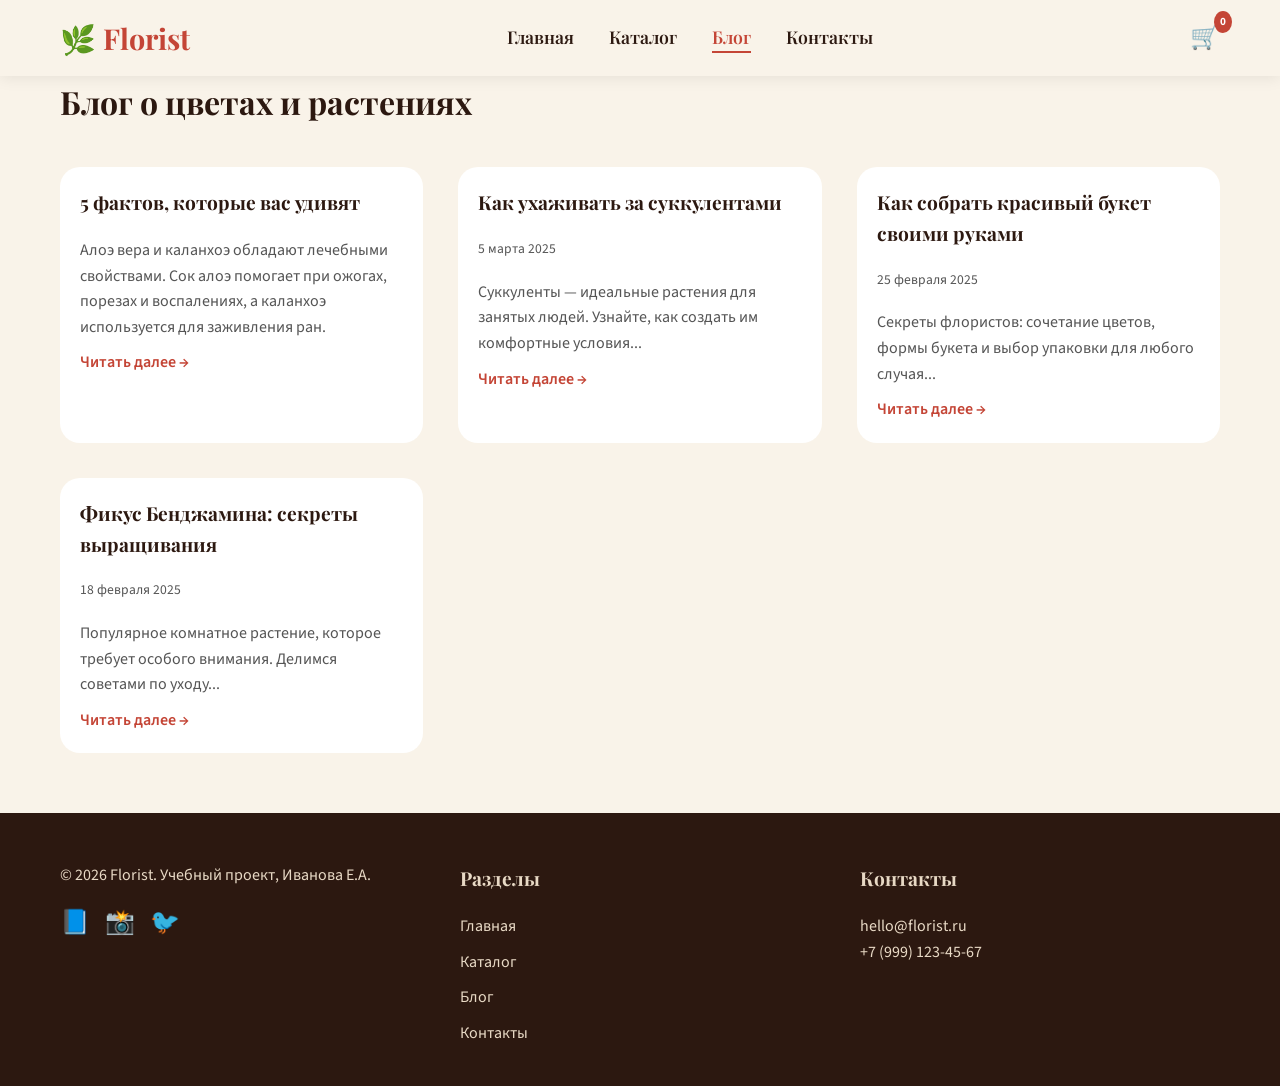
<file: blog.html>
<!DOCTYPE html>
<html lang="ru">
<head>
    <meta charset="UTF-8">
    <meta name="viewport" content="width=device-width, initial-scale=1.0">
    <title>Блог - Florist</title>
    <link rel="stylesheet" href="style.css">
     <link rel="stylesheet" href="script.js">
    <link href="https://fonts.googleapis.com/css2?family=Playfair+Display:wght@400;500;600;700;800&family=Source+Sans+Pro:wght@400;600;700&display=swap" rel="stylesheet">
</head>
<body>
    <header class="header">
        <div class="container header__container">
            <a href="index.html" class="logo">🌿 Florist</a>
            <button class="burger" aria-label="Меню">☰</button>
            <nav class="nav">
                <ul class="nav__list">
                    <li><a href="index.html" class="nav__link">Главная</a></li>
                    <li><a href="catalog.html" class="nav__link">Каталог</a></li>
                    <li><a href="blog.html" class="nav__link active">Блог</a></li>
                    <li><a href="contacts.html" class="nav__link">Контакты</a></li>
                </ul>
            </nav>
            <div class="header__actions">
                <div class="cart-icon">
                    🛒 <span class="cart-count">0</span>
                </div>
            </div>
        </div>
    </header>

    <main>
        <div class="container">
            <h1>Блог о цветах и растениях</h1>
            <div class="blog-grid">
                <article class="blog-card">
                    <h3> 5 фактов, которые вас удивят </h3>
                    <p>Алоэ вера и каланхоэ обладают лечебными свойствами. Сок алоэ помогает при ожогах, порезах и воспалениях, а каланхоэ используется для заживления ран.</p>
                    <a href="article.html" class="read-more">Читать далее →</a>
                </article>
                <article class="blog-card">
                    <h3>Как ухаживать за суккулентами</h3>
                    <p class="date">5 марта 2025</p>
                    <p>Суккуленты — идеальные растения для занятых людей. Узнайте, как создать им комфортные условия...</p>
                    <a href="article.html" class="read-more">Читать далее →</a>
                </article>
                <article class="blog-card">
                    <h3>Как собрать красивый букет своими руками</h3>
                    <p class="date">25 февраля 2025</p>
                    <p>Секреты флористов: сочетание цветов, формы букета и выбор упаковки для любого случая...</p>
                    <a href="article.html" class="read-more">Читать далее →</a>
                </article>
                <article class="blog-card">
                    <h3>Фикус Бенджамина: секреты выращивания</h3>
                    <p class="date">18 февраля 2025</p>
                    <p>Популярное комнатное растение, которое требует особого внимания. Делимся советами по уходу...</p>
                    <a href="article.html" class="read-more">Читать далее →</a>
                </article>
            </div>
        </div>
    </main>

    <footer class="footer">
        <div class="container footer__container">
            <div class="footer__col">
                <p>© <span class="current-year"></span> Florist. Учебный проект, Иванова Е.А.</p>
                <div class="socials">
                    <a href="#">📘</a>
                    <a href="#">📸</a>
                    <a href="#">🐦</a>
                </div>
            </div>
            <div class="footer__col">
                <h4>Разделы</h4>
                <ul>
                    <li><a href="index.html">Главная</a></li>
                    <li><a href="catalog.html">Каталог</a></li>
                    <li><a href="blog.html">Блог</a></li>
                    <li><a href="contacts.html">Контакты</a></li>
                </ul>
            </div>
            <div class="footer__col">
                <h4>Контакты</h4>
                <p>hello@florist.ru</p>
                <p>+7 (999) 123-45-67</p>
            </div>
        </div>
    </footer>

    <div class="cart-overlay" id="cartOverlay"></div>
    <div class="cart-modal" id="cartModal">
        <div class="cart-header">
            <h3>🛒 Моя корзина</h3>
            <button class="close-cart" id="closeCart">&times;</button>
        </div>
        <div class="cart-items" id="cartItems">
            <div class="empty-cart">Корзина пуста<br>🌿</div>
        </div>
        <div class="cart-footer">
            <div class="cart-total">
                <span>Итого:</span>
                <span id="cartTotal">0 ₽</span>
            </div>
            <button class="checkout-btn" id="checkoutBtn">Оформить заказ</button>
        </div>
    </div>

    <script src="script.js"></script>
</body>
</html>
</file>
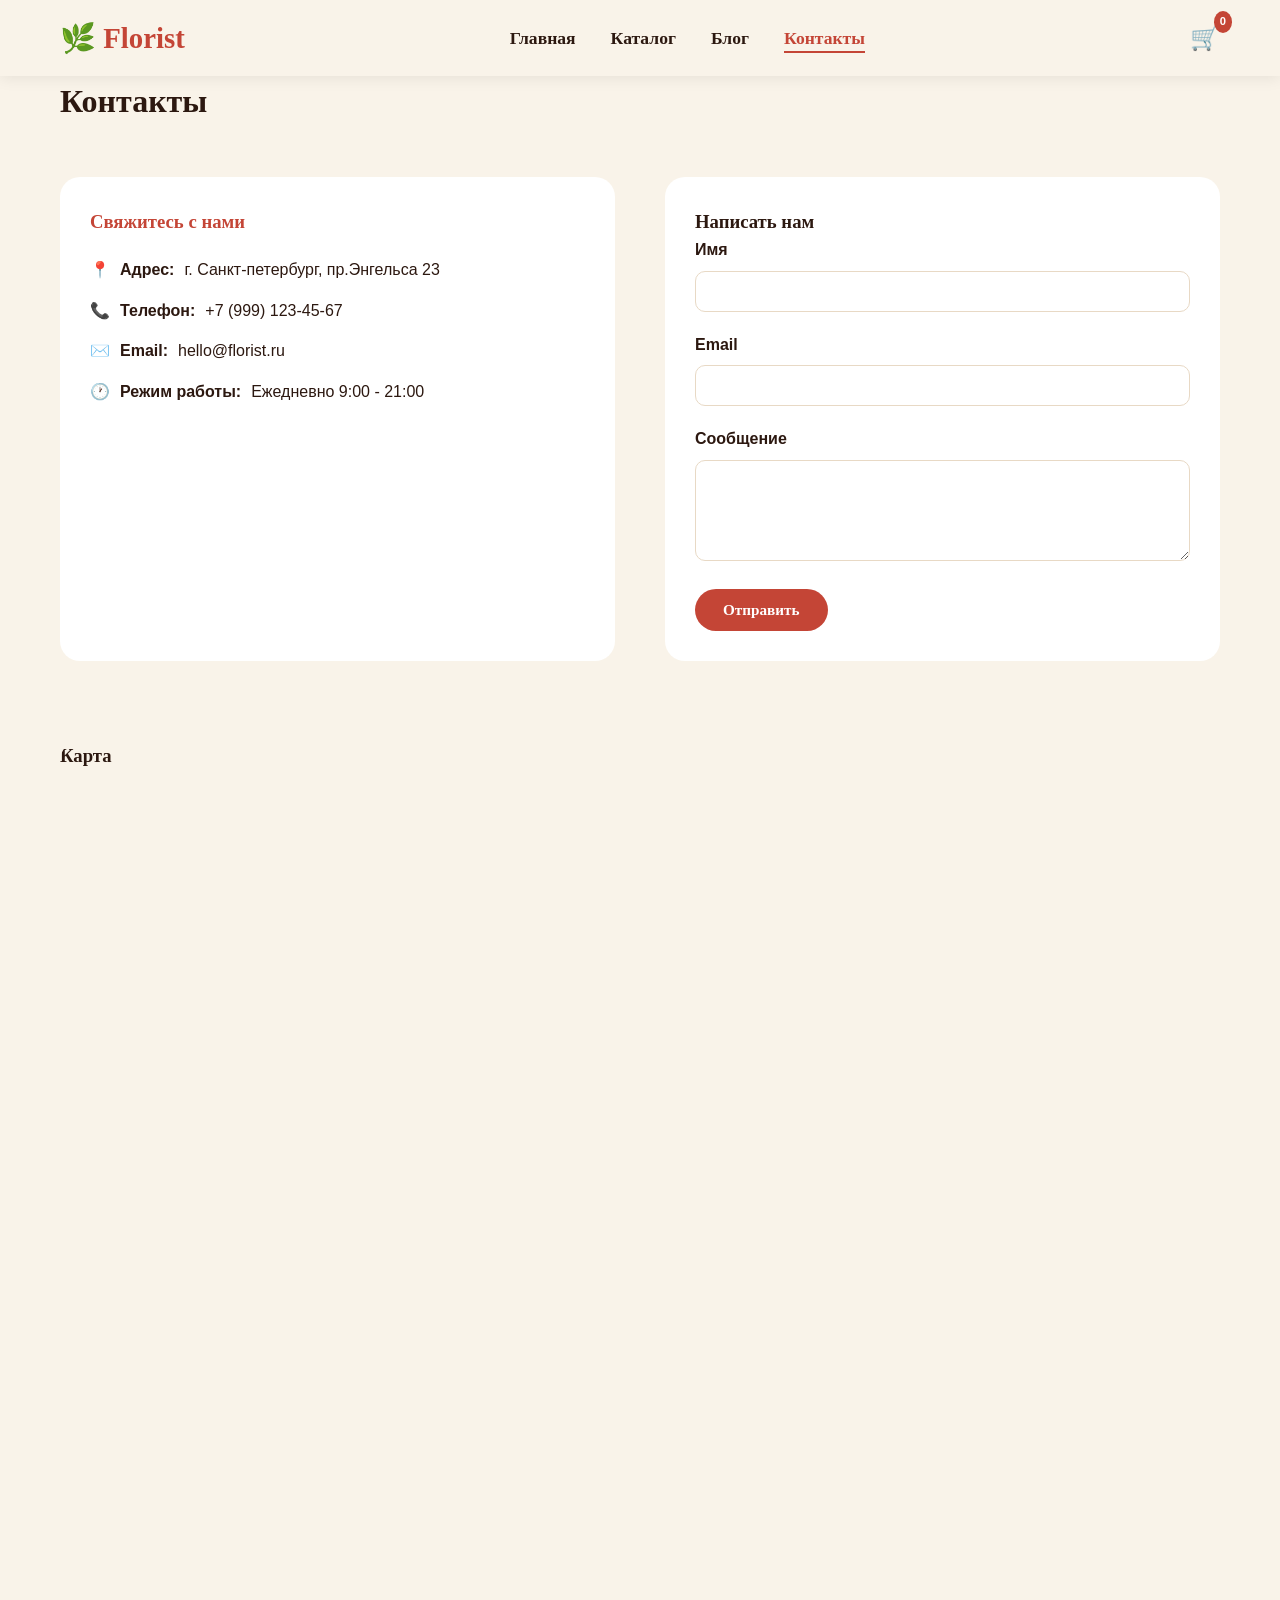
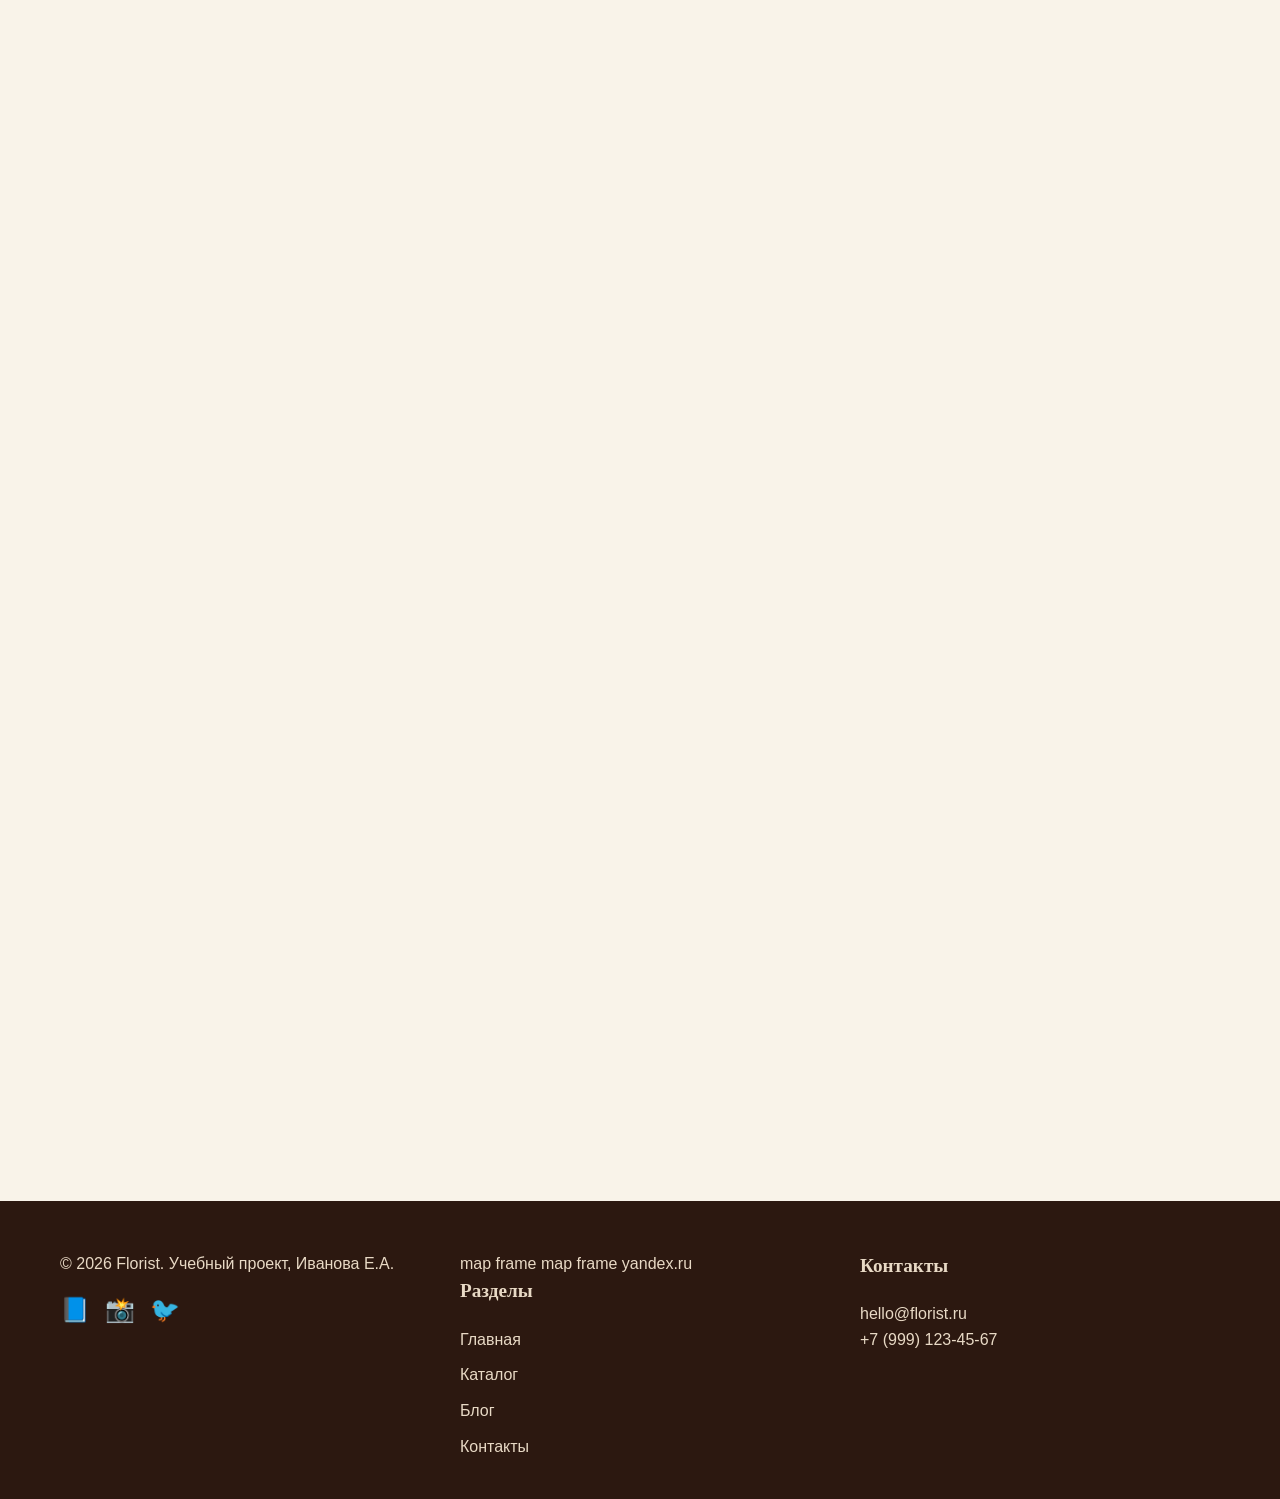
<file: contacts.html>
<!DOCTYPE html>
<html lang="ru">
<head>
    <meta charset="UTF-8">
    <meta name="viewport" content="width=device-width, initial-scale=1.0">
    <title>Контакты - Florist</title>
 <link rel="stylesheet" href="style.css">
     <link rel="stylesheet" href="script.js">
    <link href="https://fonts.googleapis.com/css2?family=Playfair+Display:wght@400;500;600;700;800&family=Source+Sans+Pro:wght@400;600;700&display=swap&quot; rel="stylesheet">
</head>
<body>
    <header class="header">
        <div class="container header__container">
            <a href="index.html" class="logo">🌿 Florist</a>
            <button class="burger" aria-label="Меню">☰</button>
            <nav class="nav">
                <ul class="nav__list">
                    <li><a href="index.html" class="nav__link">Главная</a></li>
                    <li><a href="catalog.html" class="nav__link">Каталог</a></li>
                    <li><a href="blog.html" class="nav__link">Блог</a></li>
                    <li><a href="contacts.html" class="nav__link active">Контакты</a></li>
                </ul>
            </nav>
            <div class="header__actions">
                <div class="cart-icon">
                    🛒 <span class="cart-count">0</span>
                </div>
            </div>
        </div>
    </header>

    <main>
        <div class="container">
            <h1>Контакты</h1>
            
            <div class="contacts-layout">
                <!-- Контактная информация -->
                <div class="contact-info">
                    <h3>Свяжитесь с нами</h3>
                    <ul class="contact-list">
                        <li>📍 <strong>Адрес:</strong> г. Санкт-петербург, пр.Энгельса 23</li>
                        <li>📞 <strong>Телефон:</strong> +7 (999) 123-45-67</li>
                        <li>✉️ <strong>Email:</strong> hello@florist.ru</li>
                        <li>🕐 <strong>Режим работы:</strong> Ежедневно 9:00 - 21:00</li>
                    </ul>
                </div>
                
                <!-- Форма обратной связи -->
                <div class="contact-form">
                    <h3>Написать нам</h3>
                    <form id="contactForm">
                        <div class="form-group">
                            <label for="name">Имя</label>
                            <input type="text" id="name" name="name" required>
                        </div>
                        <div class="form-group">
                            <label for="email">Email</label>
                            <input type="email" id="email" name="email" required>
                        </div>
                        <div class="form-group">
                            <label for="message">Сообщение</label>
                            <textarea id="message" name="message" rows="5" required></textarea>
                        </div>
                        <button type="submit" class="btn btn-primary">Отправить</button>
                    </form>
                </div>
            </div>
            
            <!-- Карта -->
            <div class="map">
                <h3>Карта</h3>
                <iframe 
                    src="https://yandex.ru/map-widget/v1/?um=constructor%3A123456789&source=constructor&quot; 
                    width="100%" 
                    height="350" 
                    frameborder="0" 
                    allowfullscreen>
                </iframe>
            </div>
        </div>
    </main>

    <footer class="footer">
        <div class="container footer__container">
            <div class="footer__col">
                <p>© <span class="current-year"></span> Florist. Учебный проект, Иванова Е.А.</p>
                <div class="socials">
                    <a href="#">📘</a>
                    <a href="#">📸</a>
                    <a href="#">🐦</a>
                </div>
            </div>
            <div class="footer__col">
map frame
map frame
yandex.ru


<h4>Разделы</h4>
                <ul>
                    <li><a href="index.html">Главная</a></li>
                    <li><a href="catalog.html">Каталог</a></li>
                    <li><a href="blog.html">Блог</a></li>
                    <li><a href="contacts.html">Контакты</a></li>
                </ul>
            </div>
            <div class="footer__col">
                <h4>Контакты</h4>
                <p>hello@florist.ru</p>
                <p>+7 (999) 123-45-67</p>
            </div>
        </div>
    </footer>

    <!-- Модальное окно корзины -->
    <div class="cart-overlay" id="cartOverlay"></div>
    <div class="cart-modal" id="cartModal">
        <div class="cart-header">
            <h3>🛒 Моя корзина</h3>
            <button class="close-cart" id="closeCart">&times;</button>
        </div>
        <div class="cart-items" id="cartItems">
            <div class="empty-cart">Корзина пуста
🌿</div>
        </div>
        <div class="cart-footer">
            <div class="cart-total">
                <span>Итого:</span>
                <span id="cartTotal">0 ₽</span>
            </div>
            <button class="checkout-btn" id="checkoutBtn">Оформить заказ</button>
        </div>
    </div>

    <script src="script.js"></script>
</body>
</html>
</file>
<file: style.css>
/* ========== ОБНУЛЕНИЕ И БАЗОВЫЕ СТИЛИ ========== */
* {
    margin: 0;
    padding: 0;
    box-sizing: border-box;
}

html {
    scroll-behavior: smooth;
}

body {
    font-family: 'Source Sans Pro', sans-serif;
    background-color: #F9F3E9;
    color: #2C1810;
    line-height: 1.6;
}

h1, h2, h3, h4, .logo, .btn, .nav__link, .filter-btn {
    font-family: 'Playfair Display', serif;
}

.container {
    max-width: 1200px;
    margin: 0 auto;
    padding: 0 20px;
}

/* ========== HEADER (ЛИПКОЕ МЕНЮ) ========== */
.header {
    position: sticky;
    top: 0;
    background: #F9F3E9;
    box-shadow: 0 2px 15px rgba(0, 0, 0, 0.08);
    z-index: 100;
    padding: 15px 0;
}

.header__container {
    display: flex;
    justify-content: space-between;
    align-items: center;
    flex-wrap: wrap;
    gap: 15px;
}

.logo {
    font-size: 1.8rem;
    font-weight: bold;
    text-decoration: none;
    color: #C44536;
    transition: transform 0.3s;
}

.logo:hover {
    transform: scale(1.05);
}

/* Навигация */
.nav__list {
    display: flex;
    gap: 35px;
    list-style: none;
}

.nav__link {
    text-decoration: none;
    color: #2C1810;
    font-weight: 600;
    font-size: 1.1rem;
    transition: color 0.3s;
    position: relative;
}

.nav__link:hover {
    color: #C44536;
}

.nav__link.active {
    color: #C44536;
}

.nav__link.active::after {
    content: '';
    position: absolute;
    bottom: -5px;
    left: 0;
    width: 100%;
    height: 2px;
    background: #C44536;
}

/* Поиск и корзина */
.header__actions {
    display: flex;
    gap: 20px;
    align-items: center;
}

.search-input {
    padding: 8px 16px;
    border-radius: 30px;
    border: 1px solid #E8D9C5;
    background: white;
    font-family: 'Source Sans Pro', sans-serif;
    transition: all 0.3s;
}

.search-input:focus {
    outline: none;
    border-color: #C44536;
    box-shadow: 0 0 5px rgba(196, 69, 54, 0.3);
}

.cart-icon {
    font-size: 1.5rem;
    cursor: pointer;
    position: relative;
    transition: transform 0.3s;
}

.cart-icon:hover {
    transform: scale(1.1);
}

.cart-count {
    position: absolute;
    top: -8px;
    right: -12px;
    background: #C44536;
    color: white;
    font-size: 0.7rem;
    padding: 2px 6px;
    border-radius: 50%;
    font-weight: bold;
}

/* Бургер-меню (по умолчанию скрыт) */
.burger {
    display: none;
    font-size: 2rem;
    background: none;
    border: none;
    cursor: pointer;
    color: #2C1810;
    transition: color 0.3s;
}

.burger:hover {
    color: #C44536;
}

/* ========== КНОПКИ ========== */
.btn {
    display: inline-block;
    padding: 12px 28px;
    border-radius: 40px;
    text-decoration: none;
    border: none;
    cursor: pointer;
    transition: all 0.3s ease;
    font-weight: 600;
    font-size: 0.95rem;
}

.btn-primary {
    background: #C44536;
    color: white;
}

.btn-primary:hover {
    background: #A33A2D;
    transform: translateY(-2px);
    box-shadow: 0 5px 15px rgba(196, 69, 54, 0.3);
}

.btn-outline {
    background: transparent;
    border: 1.5px solid #C44536;
    color: #C44536;
}

.btn-outline:hover {
    background: #C44536;
    color: white;
    transform: translateY(-2px);
}

.btn-secondary {
    background: #E8D9C5;
    color: #2C1810;
}

.btn-secondary:hover {
    background: #D4C4AE;
    transform: translateY(-2px);
}

/* ========== HERO БЛОК ========== */
.hero {
    background: linear-gradient(135deg, #E8D9C5 0%, #F9F3E9 100%);
    text-align: center;
    padding: 100px 20px;
    border-radius: 0 0 50px 50px;
}

.hero h1 {
    font-size: 3.5rem;
    margin-bottom: 20px;
    color: #2C1810;
}

.hero p {
    font-size: 1.3rem;
    margin-bottom: 30px;
    color: #5C3D2E;
}

/* ========== ПРЕИМУЩЕСТВА ========== */
.advantages {
    padding: 60px 0;
}

.advantages h2, .popular h2, .promo-banner h2 {
    text-align: center;
    font-size: 2.2rem;
    margin-bottom: 40px;
    color: #2C1810;
}

.advantages__grid {
    display: grid;
    grid-template-columns: repeat(auto-fit, minmax(250px, 1fr));
    gap: 30px;
}

.advantage-card {
    background: white;
    padding: 30px 20px;
    text-align: center;
    border-radius: 20px;
    box-shadow: 0 5px 20px rgba(0, 0, 0, 0.05);
    transition: all 0.3s;
}

.advantage-card:hover {
    transform: translateY(-5px);
    box-shadow: 0 10px 30px rgba(0, 0, 0, 0.1);
}

.advantage-icon {
    font-size: 3rem;
    margin-bottom: 15px;
}

.advantage-card h3 {
    font-size: 1.3rem;
    margin-bottom: 10px;
    color: #C44536;
}

/* ========== ПОПУЛЯРНЫЕ ТОВАРЫ (GRID) ========== */
.popular {
    padding: 60px 0;
    background: white;
}

.products-grid {
    display: grid;
    grid-template-columns: repeat(auto-fill, minmax(280px, 1fr));
    gap: 30px;
    margin-bottom: 40px;
}

.product-card {
    background: #F9F3E9;
    border-radius: 20px;
    padding: 20px;
    text-align: center;
    box-shadow: 0 5px 20px rgba(0, 0, 0, 0.05);
    transition: all 0.3s;
    

}

.product-card:hover {
    transform: translateY(-8px);
    box-shadow: 0 15px 35px rgba(0, 0, 0, 0.1);
}

.product-card img {
    max-width: 100%;
    border-radius: 15px;
    margin-bottom: 15px;
    transition: transform 0.3s;
    width: 50px;
    height: 50px;
    
}

.product-card:hover img {
    transform: scale(1.02);
}

.product-card h3 {
    font-size: 1.2rem;
    margin-bottom: 10px;
    color: #2C1810;
}

.price {
    font-size: 1.3rem;
    font-weight: bold;
    color: #C44536;
    margin-bottom: 15px;
}

.product-buttons {
    display: flex;
    gap: 10px;
    justify-content: center;
}

.product-buttons .btn {
    padding: 8px 16px;
    font-size: 0.85rem;
}

.text-center {
    text-align: center;
}

/* ========== ПРОМО БАННЕР ========== */
.promo-banner {
    background: linear-gradient(135deg, #C44536 0%, #A33A2D 100%);
    margin: 40px 20px;
    border-radius: 30px;
    padding: 50px 20px;
    color: white;
}

.promo-banner__content {
    text-align: center;
}

.promo-banner h2 {
    color: white;
    margin-bottom: 15px;
}

.promo-banner p {
    margin-bottom: 25px;
    font-size: 1.1rem;
}

.subscribe-form {
    display: flex;
    justify-content: center;
    gap: 15px;
    flex-wrap: wrap;
}

.subscribe-form input {
    padding: 14px 20px;
    width: 300px;
    border-radius: 40px;
    border: none;
    font-size: 1rem;
}

.subscribe-form input:focus {
    outline: none;
    box-shadow: 0 0 0 2px #F9F3E9;
}

/* ========== ФУТЕР ========== */
.footer {
    background: #2C1810;
    color: #E8D9C5;
    padding: 50px 0 30px;
    margin-top: 60px;
}

.footer__container {
    display: grid;
    grid-template-columns: repeat(auto-fit, minmax(250px, 1fr));
    gap: 40px;
}

.footer__col h4 {
    margin-bottom: 20px;
    font-size: 1.2rem;
}

.footer__col ul {
    list-style: none;
}

.footer__col ul li {
    margin-bottom: 10px;
}

.footer__col a {
    color: #E8D9C5;
    text-decoration: none;
    transition: color 0.3s;
}

.footer__col a:hover {
    color: #C44536;
}

.socials {
    display: flex;
    gap: 15px;
    margin-top: 15px;
}

.socials a {
    font-size: 1.5rem;
    text-decoration: none;
}

/* ========== СТРАНИЦА КАТАЛОГА ========== */
.catalog-main {
    padding: 40px 0;
}

.catalog-layout {
    display: grid;
    grid-template-columns: 250px 1fr;
    gap: 40px;
}

/* Фильтры */
.filters {
    background: white;
    padding: 25px;
    border-radius: 20px;
    height: fit-content;
    position: sticky;
    top: 100px;
}

.filters h3 {
    margin-bottom: 20px;
    color: #C44536;
}

.filter-list {
    list-style: none;
}

.filter-btn {
    background: none;
    border: none;
    padding: 12px 0;
    cursor: pointer;
    font-size: 1rem;
    width: 100%;
    text-align: left;
    transition: all 0.3s;
    font-family: 'Source Sans Pro', sans-serif;
    color: #2C1810;
}

.filter-btn:hover {
    color: #C44536;
    padding-left: 10px;
}

.filter-btn.active {
    color: #C44536;
    font-weight: bold;
    border-left: 3px solid #C44536;
    padding-left: 10px;
}

/* Панель инструментов каталога */
.catalog-toolbar {
    display: flex;
    justify-content: flex-end;
    margin-bottom: 30px;
}

.view-switcher {
    display: flex;
    gap: 10px;
}

.view-btn {
    padding: 8px 16px;
    background: white;
    border: 1px solid #E8D9C5;
    border-radius: 30px;
    cursor: pointer;
    transition: all 0.3s;
    font-family: 'Source Sans Pro', sans-serif;
}

.view-btn.active {
    background: #C44536;
    color: white;
    border-color: #C44536;
}

/* Режим списка */
.catalog-grid.list-view .product-card {
    display: flex;
    gap: 20px;
    text-align: left;
    align-items: center;
}

.catalog-grid.list-view .product-card img {
    width: 120px;
    height: 120px;
    object-fit: cover;
}

.catalog-grid.list-view .product-buttons {
    justify-content: flex-start;
}

/* ========== СТРАНИЦА ТОВАРА ========== */
.product-detail {
    display: grid;
    grid-template-columns: 1fr 1fr;
    gap: 50px;
    padding: 50px 0;
}

.product-images img {
    width: 100%;
    border-radius: 20px;
}

.product-info h1 {
    font-size: 2rem;
    margin-bottom: 15px;
}

.product-info .price {
    font-size: 1.8rem;
    margin-bottom: 20px;
}

.product-description {
    margin-bottom: 25px;
    line-height: 1.8;
}

/* Календарь доставки */
.delivery-calendar {
    background: white;
    padding: 20px;
    border-radius: 15px;
    margin: 20px 0;
}

.delivery-calendar h3 {
    margin-bottom: 15px;
    color: #C44536;
}

.date-input {
    padding: 12px;
    border: 1px solid #E8D9C5;
    border-radius: 10px;
    width: 100%;
    font-family: 'Source Sans Pro', sans-serif;
}

.delivery-note {
    font-size: 0.85rem;
    margin-top: 10px;
    color: #666;
}

/* Табы */
.tabs {
    display: flex;
    gap: 20px;
    margin: 30px 0 20px;
    border-bottom: 2px solid #E8D9C5;
}

.tab-btn {
    background: none;
    border: none;
    padding: 10px 20px;
    cursor: pointer;
    font-size: 1rem;
    font-weight: 600;
    transition: all 0.3s;
    font-family: 'Playfair Display', serif;
}

.tab-btn.active {
    border-bottom: 2px solid #C44536;
    color: #C44536;
    margin-bottom: -2px;
}

.tab-content {
    display: none;
    padding: 20px 0;
    line-height: 1.8;
}

.tab-content.active {
    display: block;
}

.tab-content ul {
    padding-left: 20px;
}

.review {
    padding: 15px 0;
    border-bottom: 1px solid #E8D9C5;
}

/* ========== СТРАНИЦА БЛОГА ========== */
.blog-grid {
    display: grid;
    grid-template-columns: repeat(auto-fill, minmax(280px, 1fr));
    gap: 35px;
    margin: 40px 0;
}

.blog-card {
    background: white;
    border-radius: 20px;
    overflow: hidden;
    transition: all 0.3s;
}

.blog-card:hover {
    transform: translateY(-5px);
    box-shadow: 0 10px 30px rgba(0, 0, 0, 0.1);
}

.blog-card img {
    width: 100%;
    height: 200px;
    object-fit: cover;
    transition: transform 0.3s;
}

.blog-card:hover img {
    transform: scale(1.05);
}

.blog-card h3 {
    padding: 20px 20px 10px;
    font-size: 1.2rem;
}

.date {
    padding: 0 20px;
    color: #999;
    font-size: 0.85rem;
}

.blog-card p {
    padding: 10px 20px;
    color: #555;
}

.read-more {
    display: inline-block;
    margin: 0 20px 20px;
    color: #C44536;
    text-decoration: none;
    font-weight: 600;
    transition: color 0.3s;
}

.read-more:hover {
    color: #A33A2D;
}

/* ========== СТРАНИЦА СТАТЬИ ========== */
.article {
    max-width: 800px;
    margin: 0 auto;
    padding: 50px 20px;
}

.article h1 {
    font-size: 2.5rem;
    margin-bottom: 20px;
}

.article-meta {
    display: flex;
    gap: 30px;
    margin-bottom: 30px;
    color: #999;
    font-size: 0.9rem;
}

.article-image {
    width: 100%;
    border-radius: 20px;
    margin: 30px 0;
}

.image-caption {
    text-align: center;
    color: #999;
    font-size: 0.85rem;
    margin-top: -20px;
    margin-bottom: 30px;
}

.article h2 {
    font-size: 1.5rem;
    margin: 30px 0 15px;
    color: #C44536;
}

.article p {
    margin-bottom: 20px;
    line-height: 1.8;
}

.related-articles {
    margin-top: 50px;
    padding: 30px;
    background: white;
    border-radius: 20px;
}

.related-articles h3 {
    margin-bottom: 20px;
}

.related-grid {
    display: flex;
    flex-direction: column;
    gap: 10px;
}

.related-link {
    color: #C44536;
    text-decoration: none;
    transition: color 0.3s;
}

.related-link:hover {
    color: #A33A2D;
    text-decoration: underline;
}

/* ========== СТРАНИЦА КОНТАКТОВ ========== */
.contacts-layout {
    display: grid;
    grid-template-columns: 1fr 1fr;
    gap: 50px;
    padding: 50px 0;
}

.contact-info {
    background: white;
    padding: 30px;
    border-radius: 20px;
}

.contact-info h3 {
    margin-bottom: 20px;
    color: #C44536;
}

.contact-list {
    list-style: none;
}

.contact-list li {
    margin-bottom: 15px;
    display: flex;
    align-items: center;
    gap: 10px;
}

.contact-form {
    background: white;
    padding: 30px;
    border-radius: 20px;
}

.form-group {
    margin-bottom: 20px;
}

.form-group label {
    display: block;
    margin-bottom: 8px;
    font-weight: 600;
}

.form-group input,
.form-group textarea {
    width: 100%;
    padding: 12px;
    border: 1px solid #E8D9C5;
    border-radius: 10px;
    font-family: 'Source Sans Pro', sans-serif;
}

.form-group textarea {
    resize: vertical;
}

.form-group input:focus,
.form-group textarea:focus {
    outline: none;
    border-color: #C44536;
}

.map {
    margin-top: 30px;
    border-radius: 20px;
    overflow: hidden;
    height: 2000px;
    width: 4000px;
}

/* ========== КОРЗИНА (МОДАЛЬНОЕ ОКНО) ========== */
.cart-modal {
    display: none;
    position: fixed;
    top: 0;
    right: -400px;
    width: 400px;
    height: 100%;
    background: white;
    box-shadow: -2px 0 20px rgba(0, 0, 0, 0.1);
    z-index: 1001;
    transition: right 0.3s ease;
    flex-direction: column;
}

.cart-modal.open {
    display: flex;
    right: 0;
}

.cart-overlay {
    display: none;
    position: fixed;
    top: 0;
    left: 0;
    width: 100%;
    height: 100%;
    background: rgba(0, 0, 0, 0.5);
    z-index: 1000;
}

.cart-overlay.open {
    display: block;
}

.cart-header {
    display: flex;
    justify-content: space-between;
    align-items: center;
    padding: 20px;
    border-bottom: 1px solid #eee;
    background: #C44536;
    color: white;
}

.close-cart {
    background: none;
    border: none;
    font-size: 28px;
    cursor: pointer;
    color: white;
    transition: transform 0.2s;
}

.close-cart:hover {
    transform: scale(1.1);
}

.cart-items {
    flex: 1;
    overflow-y: auto;
    padding: 20px;
}

.cart-item {
    display: flex;
    gap: 15px;
    padding: 15px 0;
    border-bottom: 1px solid #eee;
    position: relative;
}

.cart-item img {
    width: 80px;
    height: 80px;
    object-fit: cover;
    border-radius: 10px;
}

.cart-item-info {
    flex: 1;
}

.cart-item-title {
    font-weight: bold;
    margin-bottom: 5px;
}

.cart-item-price {
    color: #C44536;
    font-weight: bold;
}

.cart-item-quantity {
    display: flex;
    align-items: center;
    gap: 10px;
    margin-top: 10px;
}

.quantity-btn {
    background: #f0f0f0;
    border: none;
    width: 25px;
    height: 25px;
    border-radius: 5px;
    cursor: pointer;
    font-weight: bold;
    transition: background 0.2s;
}

.quantity-btn:hover {
    background: #C44536;
    color: white;
}

.remove-item {
    background: none;
    border: none;
    color: #ff4444;
    cursor: pointer;
    font-size: 20px;
    position: absolute;
    top: 15px;
    right: 0;
    transition: transform 0.2s;
}

.remove-item:hover {
    transform: scale(1.1);
}

.cart-footer {
    padding: 20px;
    border-top: 1px solid #eee;
    background: #f9f9f9;
}

.cart-total {
    display: flex;
    justify-content: space-between;
    font-size: 1.2rem;
    font-weight: bold;
    margin-bottom: 15px;
}

.checkout-btn {
    width: 100%;
    padding: 12px;
    background: #C44536;
    color: white;
    border: none;
    border-radius: 40px;
    font-size: 1rem;
    cursor: pointer;
    transition: background 0.2s;
}

.checkout-btn:hover {
    background: #A33A2D;
}

.empty-cart {
    text-align: center;
    padding: 40px 20px;
    color: #999;
}

/* ========== АДАПТИВНОСТЬ (МЕДИАЗАПРОСЫ) ========== */

/* Планшет (768px - 1023px) */
@media (min-width: 768px) and (max-width: 1023px) {
    .products-grid, .blog-grid {
        grid-template-columns: repeat(2, 1fr);
    }
    
    .catalog-layout {
        grid-template-columns: 1fr;
    }
    
    .filters {
        position: static;
        margin-bottom: 30px;
    }
    
    .filter-list {
        display: flex;
        flex-wrap: wrap;
        gap: 15px;
    }
    
    .filter-btn {
        width: auto;
        padding: 8px 16px;
        background: white;
        border-radius: 30px;
    }
    
    .filter-btn.active {
        border-left: none;
        background: #C44536;
        color: white;
    }
    
    .product-detail {
        grid-template-columns: 1fr;
        gap: 30px;
    }
    
    .contacts-layout {
        grid-template-columns: 1fr;
        gap: 30px;
    }
    
    .hero h1 {
        font-size: 2.5rem;
    }
}

/* Мобильные (< 767px) */
@media (max-width: 767px) {
    .burger {
        display: block;
    }
    
    .nav {
        display: none;
        width: 100%;
        order: 3;
        margin-top: 15px;
    }
    
    .nav.open {
        display: block;
    }
    
    .nav__list {
        flex-direction: column;
        gap: 15px;
        align-items: center;
    }
    
    .header__container {
        position: relative;
    }
    
    .products-grid, .blog-grid, .catalog-grid {
        grid-template-columns: 1fr;
    }
    
    .catalog-layout {
        grid-template-columns: 1fr;
    }
    
    .filters {
        position: static;
        margin-bottom: 30px;
    }
    
    .filter-list {
        display: flex;
        flex-wrap: wrap;
        gap: 10px;
    }
    
    .filter-btn {
        width: auto;
        padding: 8px 16px;
        background: white;
        border-radius: 30px;
        font-size: 0.9rem;
    }
    
    .filter-btn.active {
        border-left: none;
        background: #C44536;
        color: white;
    }
    
    .product-detail {
        grid-template-columns: 1fr;
        gap: 30px;
    }
    
    .product-info h1 {
        font-size: 1.5rem;
    }
    
    .contacts-layout {
        grid-template-columns: 1fr;
        gap: 30px;
    }
    
    .hero {
        padding: 60px 20px;
    }
    
    .hero h1 {
        font-size: 1.8rem;
    }
    
    .hero p {
        font-size: 1rem;
    }
    
    .advantages h2, .popular h2, .promo-banner h2 {
        font-size: 1.5rem;
    }
    
    .advantages__grid {
        grid-template-columns: 1fr;
    }
    
    .subscribe-form {
        flex-direction: column;
        align-items: center;
    }
    
    .subscribe-form input {
        width: 100%;
        max-width: 300px;
    }
    
    .cart-modal {
        width: 100%;
        right: -100%;
    }
    
    .cart-modal.open {
        right: 0;
    }
    
    .tabs {
        flex-wrap: wrap;
        gap: 10px;
    }
    
    .tab-btn {
        padding: 6px 12px;
        font-size: 0.9rem;
    }
    
    .article h1 {
        font-size: 1.6rem;
    }
    
    .article-meta {
        flex-direction: column;
        gap: 10px;
    }
    
    .footer__container {
        grid-template-columns: 1fr;
        text-align: center;
    }
    
    .socials {
        justify-content: center;
    }
}

/* Очень маленькие телефоны (< 480px) */
@media (max-width: 480px) {
    .container {
        padding: 0 15px;
    }
    
    .btn {
        padding: 8px 16px;
        font-size: 0.85rem;
    }
    
    .product-card {
        padding: 15px;
    }
    
    .price {
        font-size: 1.1rem;
    }
    
    .catalog-toolbar {
        justify-content: center;
    }
}
 /* ===== КОНФИГУРАТОР БУКЕТОВ ===== */
.configurator-section {
    padding: 60px 0;
    background: linear-gradient(135deg, #F6F4F8 0%, #FFFDF8 100%);
}

.configurator-section .section-title {
    text-align: center;
    font-family: 'Playfair Display', serif;
    font-size: 2rem;
    color: var(--primary, #6B5B73);
    margin-bottom: 8px;
}

.configurator-section .section-subtitle {
    text-align: center;
    color: var(--text-muted, #6A6572);
    margin-bottom: 40px;
    font-size: 1.05rem;
}

.config-wrapper {
    display: grid;
    grid-template-columns: 1.2fr 1fr;
    gap: 30px;
    max-width: 1200px;
    margin: 0 auto;
}

/* Панель с опциями */
.config-options {
    background: #fff;
    border-radius: 16px;
    padding: 24px;
    box-shadow: 0 4px 20px rgba(107, 91, 115, 0.1);
    max-height: 600px;
    overflow-y: auto;
}

.config-option {
    display: flex;
    align-items: center;
    gap: 16px;
    padding: 14px;
    border: 1px solid var(--border, #E2DDE8);
    border-radius: 12px;
    margin-bottom: 12px;
    transition: all 0.3s ease;
}

.config-option:hover {
    border-color: var(--accent, #8A7899);
    box-shadow: 0 4px 12px rgba(138, 120, 153, 0.15);
}

.config-option img {
    width: 70px;
    height: 70px;
    border-radius: 10px;
    object-fit: cover;
    background: #fafafa;
}

.config-option-info {
    flex: 1;
}

.config-option-name {
    font-weight: 600;
    color: var(--text-main, #2C2830);
    margin-bottom: 4px;
    font-size: 1rem;
}

.config-option-price {
    color: var(--accent, #8A7899);
    font-weight: 600;
    font-size: 1.1rem;
}

.config-option-controls {
    display: flex;
    align-items: center;
    gap: 10px;
}

.config-qty-btn {
    width: 32px;
    height: 32px;
    border: 2px solid var(--border);
    background: #fff;
    border-radius: 8px;
    font-size: 1.2rem;
    cursor: pointer;
    display: flex;
    align-items: center;
    justify-content: center;
    transition: all 0.2s;
    color: var(--primary);
}

.config-qty-btn:hover {
    background: var(--primary);
    color: #fff;
    border-color: var(--primary);
}

.config-qty-btn:disabled {
    opacity: 0.4;
    cursor: not-allowed;
}

.config-qty-value {
    min-width: 24px;
    text-align: center;
    font-weight: 600;
    color: var(--text-main);
}

/* Панель сводки */
.config-summary {
    background: #fff;
    border-radius: 16px;
    padding: 24px;
    box-shadow: 0 4px 20px rgba(107, 91, 115, 0.1);
    height: fit-content;
    position: sticky;
    top: 100px;
}

.config-summary h3 {
    font-family: 'Playfair Display', serif;
    margin: 0 0 20px;
    color: var(--text-main);
    font-size: 1.4rem;
    padding-bottom: 16px;
    border-bottom: 1px solid var(--border);
}

.summary-list {
    min-height: 200px;
    max-height: 300px;
    overflow-y: auto;
    margin-bottom: 20px;
}

.empty-summary {
    text-align: center;
    color: var(--text-muted);
    padding: 40px 20px;
    line-height: 1.5;
}

.summary-item {
    display: flex;
    justify-content: space-between;
    align-items: center;
    padding: 12px 0;
    border-bottom: 1px solid #f0f0f0;
}

.summary-item:last-child {
    border-bottom: none;
}

.summary-item-name {
    font-weight: 500;
    color: var(--text-main);
}

.summary-item-qty {
    color: var(--text-muted);
    font-size: 0.9rem;
    margin: 0 12px;
}

.summary-item-price {
    font-weight: 600;
    color: var(--accent);
}

.summary-item-remove {
    background: none;
    border: none;
    color: #e63946;
    cursor: pointer;
    font-size: 1.2rem;
    margin-left: 8px;
    opacity: 0.7;
    transition: opacity 0.2s;
}

.summary-item-remove:hover {
    opacity: 1;
}

.summary-footer {
    border-top: 2px solid var(--border);
    padding-top: 20px;
}

.total-row {
    display: flex;
    justify-content: space-between;
    font-size: 1.3rem;
    font-weight: 700;
    color: var(--text-main);
    margin-bottom: 16px;
}

.total-price {
    color: var(--accent);
}

.config-order-btn {
    width: 100%;
    padding: 14px;
    margin-bottom: 10px;
    font-size: 1.05rem;
}

.config-order-btn:disabled {
    background: #ccc;
    cursor: not-allowed;
    opacity: 0.7;
}

.config-clear-btn {
    width: 100%;
    padding: 12px;
    font-size: 0.95rem;
}

/* Скроллбар */
.config-options::-webkit-scrollbar,
.summary-list::-webkit-scrollbar {
    width: 6px;
}

.config-options::-webkit-scrollbar-track,
.summary-list::-webkit-scrollbar-track {
    background: #f1f1f1;
    border-radius: 3px;
}

.config-options::-webkit-scrollbar-thumb,
.summary-list::-webkit-scrollbar-thumb {
    background: var(--accent);
    border-radius: 3px;
}

/* Адаптивность */
@media (max-width: 900px) {
    .config-wrapper {
        grid-template-columns: 1fr;
    }
    
    .config-summary {
        position: static;
    }
    
    .config-option img {
        width: 60px;
        height: 60px;
    }
}

@media (max-width: 480px) {
    .config-option {
        flex-wrap: wrap;
    }
    
    .config-option-controls {
        width: 100%;
        justify-content: flex-end;
        margin-top: 10px;
    }
}
</file>
